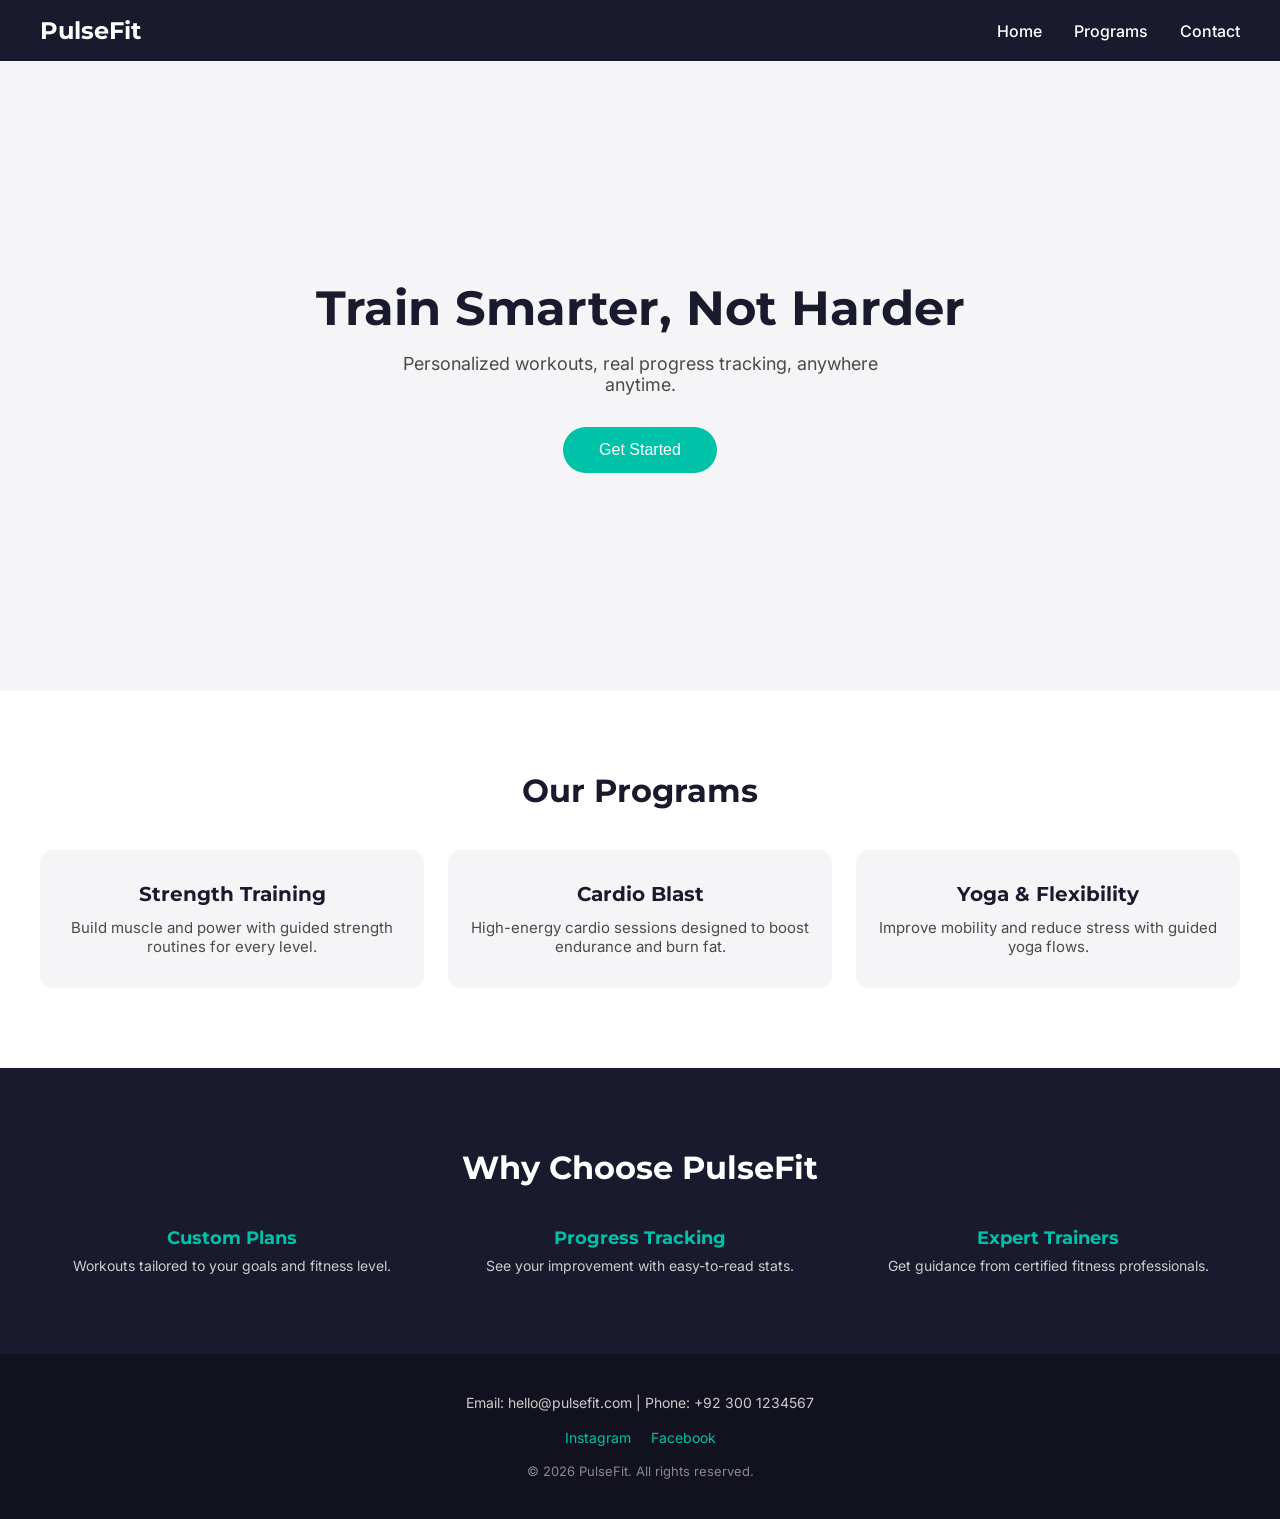
<file: WebDev-L1-LandingPage/index.html>
<!DOCTYPE html>
<html lang="en">
<head>
<meta charset="UTF-8">
<meta name="viewport" content="width=device-width, initial-scale=1.0">
<title>PulseFit</title>
<link href="https://fonts.googleapis.com/css2?family=Montserrat:wght@600;700&family=Inter:wght@400;500&display=swap" rel="stylesheet">
<link rel="stylesheet" href="style.css">
</head>
<body>

  <nav class="navbar">
    <div class="logo">PulseFit</div>
    <ul class="nav-links">
      <li><a href="#home">Home</a></li>
      <li><a href="#programs">Programs</a></li>
      <li><a href="#contact">Contact</a></li>
    </ul>
  </nav>

  <section class="hero" id="home">
    <h1>Train Smarter, Not Harder</h1>
    <p>Personalized workouts, real progress tracking, anywhere anytime.</p>
    <button class="cta-btn">Get Started</button>
  </section>

  <section class="programs" id="programs">
    <h2>Our Programs</h2>
    <div class="programs-grid">
      <div class="program-card">
        <h3>Strength Training</h3>
        <p>Build muscle and power with guided strength routines for every level.</p>
      </div>
      <div class="program-card">
        <h3>Cardio Blast</h3>
        <p>High-energy cardio sessions designed to boost endurance and burn fat.</p>
      </div>
      <div class="program-card">
        <h3>Yoga & Flexibility</h3>
        <p>Improve mobility and reduce stress with guided yoga flows.</p>
      </div>
    </div>
  </section>

  <section class="choose">
    <h2>Why Choose PulseFit</h2>
    <div class="grid">
      <div class="item">
        <h3>Custom Plans</h3>
        <p>Workouts tailored to your goals and fitness level.</p>
      </div>
      <div class="item">
        <h3>Progress Tracking</h3>
        <p>See your improvement with easy-to-read stats.</p>
      </div>
      <div class="item">
        <h3>Expert Trainers</h3>
        <p>Get guidance from certified fitness professionals.</p>
      </div>
    </div>
  </section>

  <footer class="footer" id="contact">
    <p class="contact-info">Email: hello@pulsefit.com | Phone: +92 300 1234567</p>
    <ul class="social-links">
      <li><a href="#">Instagram</a></li>
      <li><a href="#">Facebook</a></li>
    </ul>
    <p class="copyright">&copy; 2026 PulseFit. All rights reserved.</p>
  </footer>

</body>
</html>
</file>
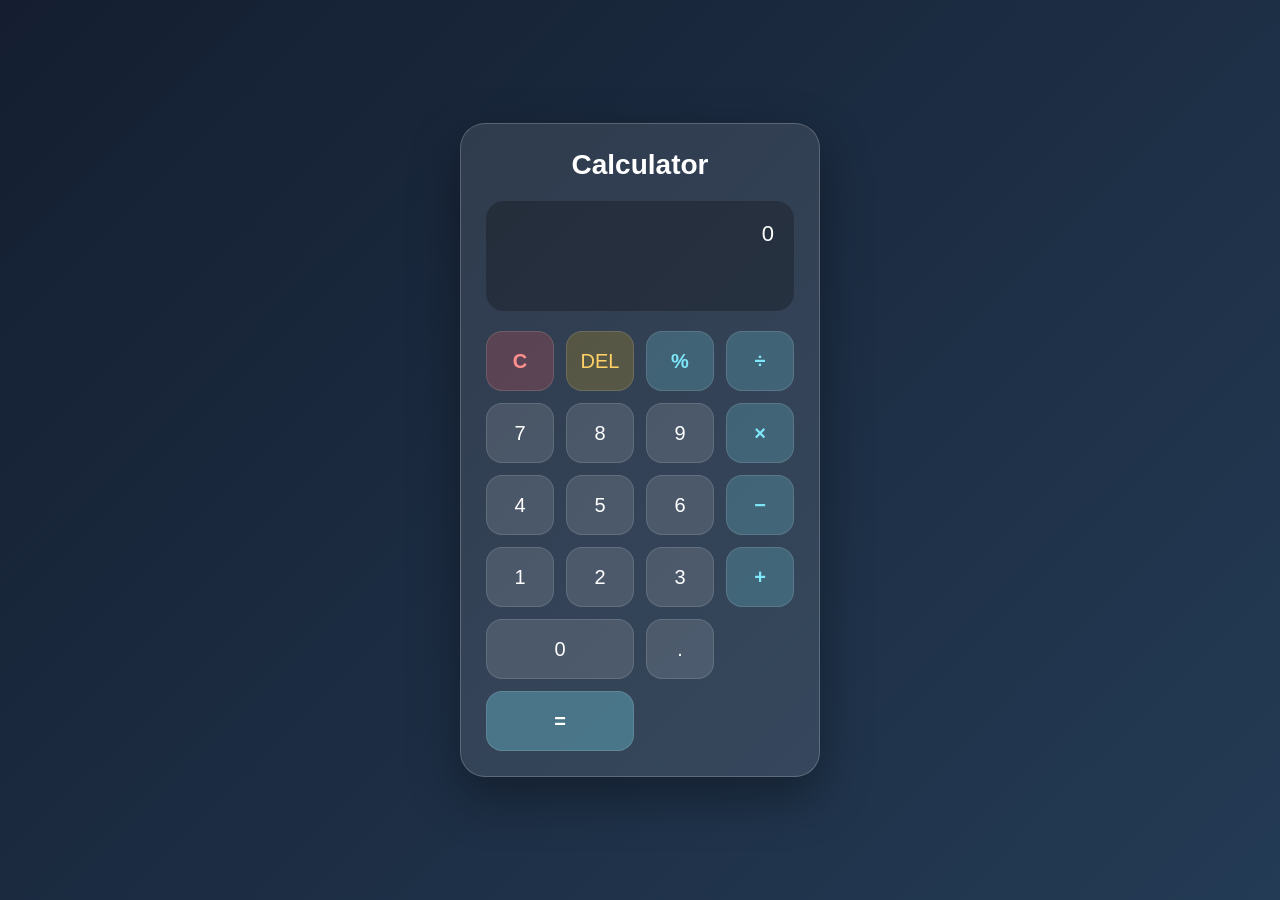
<file: WebDev-L2-Calculator/index.html>
<!DOCTYPE html>
<html lang="en">
<head>
    <meta charset="UTF-8">
    <meta name="viewport" content="width=device-width, initial-scale=1.0">
    <title>Calculator</title>
    <link rel="stylesheet" href="style.css">
</head>
<body>

    <div class="calculator">

        <div class="calculator-title">
            <h1>Calculator</h1>
        </div>

        <div class="display">
            <div id="expression">0</div>
            <div id="result"></div>
        </div>

        <div class="buttons">

            <button class="clear" data-action="clear">C</button>
            <button class="delete" data-action="delete">DEL</button>
            <button class="operator" data-operator="%">%</button>
            <button class="operator" data-operator="/">÷</button>

            <button data-number="7">7</button>
            <button data-number="8">8</button>
            <button data-number="9">9</button>
            <button class="operator" data-operator="*">×</button>

            <button data-number="4">4</button>
            <button data-number="5">5</button>
            <button data-number="6">6</button>
            <button class="operator" data-operator="-">−</button>

            <button data-number="1">1</button>
            <button data-number="2">2</button>
            <button data-number="3">3</button>
            <button class="operator" data-operator="+">+</button>

            <button class="zero" data-number="0">0</button>
            <button data-number=".">.</button>
            <button class="equals" data-action="calculate">=</button>

        </div>

    </div>

    <script src="script.js"></script>
</body>
</html>
</file>
<file: WebDev-L1-LandingPage/style.css>
* { margin: 0; padding: 0; box-sizing: border-box; }
body { font-family: 'Inter', sans-serif; }

/* NAVBAR */
.navbar {
  position: sticky;
  top: 0;
  display: flex;
  justify-content: space-between;
  align-items: center;
  background-color: #1A1A2E;
  padding: 16px 40px;
  z-index: 100;
}
.navbar .logo {
  font-family: 'Montserrat', sans-serif;
  font-weight: 700;
  font-size: 24px;
  color: #FFFFFF;
}
.navbar .nav-links {
  display: flex;
  gap: 32px;
  list-style: none;
}
.navbar .nav-links a {
  color: #FFFFFF;
  text-decoration: none;
  font-size: 16px;
  font-weight: 500;
}
.navbar .nav-links a:hover {
  color: #00C2A8;
}

/* Responsive: navbar links stack on small screens */
@media (max-width: 600px) {
  .navbar {
    flex-direction: column;
    align-items: flex-start;
    gap: 12px;
  }
  .navbar .nav-links {
    gap: 16px;
  }
}

/* HERO SECTION */
.hero {
  display: flex;
  flex-direction: column;
  align-items: center;
  justify-content: center;
  text-align: center;
  background-color: #F5F5F7;
  padding: 100px 20px;
  min-height: 70vh;
}
.hero h1 {
  font-family: 'Montserrat', sans-serif;
  font-weight: 700;
  font-size: 48px;
  color: #1A1A2E;
  margin-bottom: 16px;
}
.hero p {
  font-size: 18px;
  color: #4A4A4A;
  max-width: 500px;
  margin-bottom: 32px;
}
.hero .cta-btn {
  background-color: #00C2A8;
  color: #FFFFFF;
  border: none;
  padding: 14px 36px;
  font-size: 16px;
  font-weight: 500;
  border-radius: 30px;
  cursor: pointer;
}
.hero .cta-btn:hover {
  background-color: #009e88;
}

/* Responsive: smaller headline on mobile */
@media (max-width: 600px) {
  .hero h1 {
    font-size: 32px;
  }
  .hero {
    padding: 60px 20px;
  }
}

/* PROGRAMS SECTION */
.programs {
  padding: 80px 40px;
  background-color: #FFFFFF;
  text-align: center;
}
.programs h2 {
  font-family: 'Montserrat', sans-serif;
  font-weight: 700;
  font-size: 32px;
  color: #1A1A2E;
  margin-bottom: 40px;
}
.programs-grid {
  display: grid;
  grid-template-columns: repeat(3, 1fr);
  gap: 24px;
}
.program-card {
  background-color: #F5F5F7;
  padding: 32px 20px;
  border-radius: 12px;
}
.program-card h3 {
  font-family: 'Montserrat', sans-serif;
  font-size: 20px;
  color: #1A1A2E;
  margin-bottom: 12px;
}
.program-card p {
  font-size: 15px;
  color: #4A4A4A;
}

/*  CHOOSE SECTION */
.choose {
  padding: 80px 40px;
  background-color: #1A1A2E;
  text-align: center;
}
.choose h2 {
  font-family: 'Montserrat', sans-serif;
  font-weight: 700;
  font-size: 32px;
  color: #FFFFFF;
  margin-bottom: 40px;
}
.grid {
  display: grid;
  grid-template-columns: repeat(3, 1fr);
  gap: 24px;
}
.item h3 {
  font-family: 'Montserrat', sans-serif;
  font-size: 18px;
  color: #00C2A8;
  margin-bottom: 8px;
}
.item p {
  font-size: 14px;
  color: #CCCCCC;
}

/* Responsive: cards stack on mobile */
@media (max-width: 600px) {
  .programs-grid, .grid {
    grid-template-columns: 1fr;
  }
  .programs, .choose {
    padding: 50px 20px;
  }
}

/* FOOTER */
.footer {
  background-color: #12121F;
  color: #CCCCCC;
  text-align: center;
  padding: 40px 20px;
}
.footer .contact-info {
  margin-bottom: 16px;
  font-size: 14px;
}
.footer .social-links {
  display: flex;
  justify-content: center;
  gap: 20px;
  margin-bottom: 16px;
  list-style: none;
}
.footer .social-links a {
  color: #00C2A8;
  text-decoration: none;
  font-size: 14px;
}
.footer .social-links a:hover {
  text-decoration: underline;
}
.footer .copyright {
  font-size: 13px;
  color: #888888;
}
</file>
<file: WebDev-L2-Calculator/style.css>
* {
    margin: 0;
    padding: 0;
    box-sizing: border-box;
}

body {
    min-height: 100vh;
    display: flex;
    justify-content: center;
    align-items: center;
    font-family: Arial, sans-serif;
    background: linear-gradient(135deg, #141e30, #243b55);
    padding: 20px;
}

.calculator {
    width: 360px;
    padding: 25px;
    border-radius: 25px;

    background: rgba(255, 255, 255, 0.10);
    border: 1px solid rgba(255, 255, 255, 0.20);
    box-shadow: 0 20px 50px rgba(0, 0, 0, 0.35);
}

/* Heading */
.calculator-title {
    text-align: center;
    color: white;
    margin-bottom: 20px;
}

.calculator-title h1 {
    font-size: 28px;
    margin-bottom: 5px;
}

.calculator-title p {
    font-size: 13px;
    color: #b9c8d8;
}

/* Display */
.display {
    min-height: 105px;
    padding: 20px;
    margin-bottom: 20px;

    border-radius: 18px;
    background: rgba(0, 0, 0, 0.25);

    color: white;
    text-align: right;

    overflow: hidden;
}

#expression {
    min-height: 35px;
    font-size: 22px;
    word-wrap: break-word;
}

#result {
    min-height: 35px;
    font-size: 30px;
    font-weight: bold;
    color: #7ee8fa;
}

/* Button Grid */
.buttons {
    display: grid;
    grid-template-columns: repeat(4, 1fr);
    gap: 12px;
}

/* All buttons */
button {
    height: 60px;
    border: none;
    border-radius: 16px;

    background: rgba(255, 255, 255, 0.12);
    color: white;

    font-size: 20px;
    cursor: pointer;

    border: 1px solid rgba(255, 255, 255, 0.12);

    transition: 0.2s;
}

button:hover {
    background: rgba(255, 255, 255, 0.22);
    transform: translateY(-2px);
}

button:active {
    transform: scale(0.95);
}

/* Operators */
.operator {
    background: rgba(126, 232, 250, 0.20);
    color: #7ee8fa;
    font-weight: bold;
}

/* Clear */
.clear {
    background: rgba(255, 90, 90, 0.20);
    color: #ff8f8f;
    font-weight: bold;
}

/* Delete */
.delete {
    background: rgba(255, 193, 7, 0.18);
    color: #ffd166;
}

/* Equal button */
.equals {
    grid-column: span 2;
    background: rgba(126, 232, 250, 0.30);
    color: white;
    font-weight: bold;
}

/* Zero button */
.zero {
    grid-column: span 2;
}

/* Mobile */
@media (max-width: 450px) {

    .calculator {
        width: 100%;
        max-width: 350px;
        padding: 20px;
    }

    button {
        height: 55px;
    }

    .display {
        min-height: 95px;
    }
}
</file>
